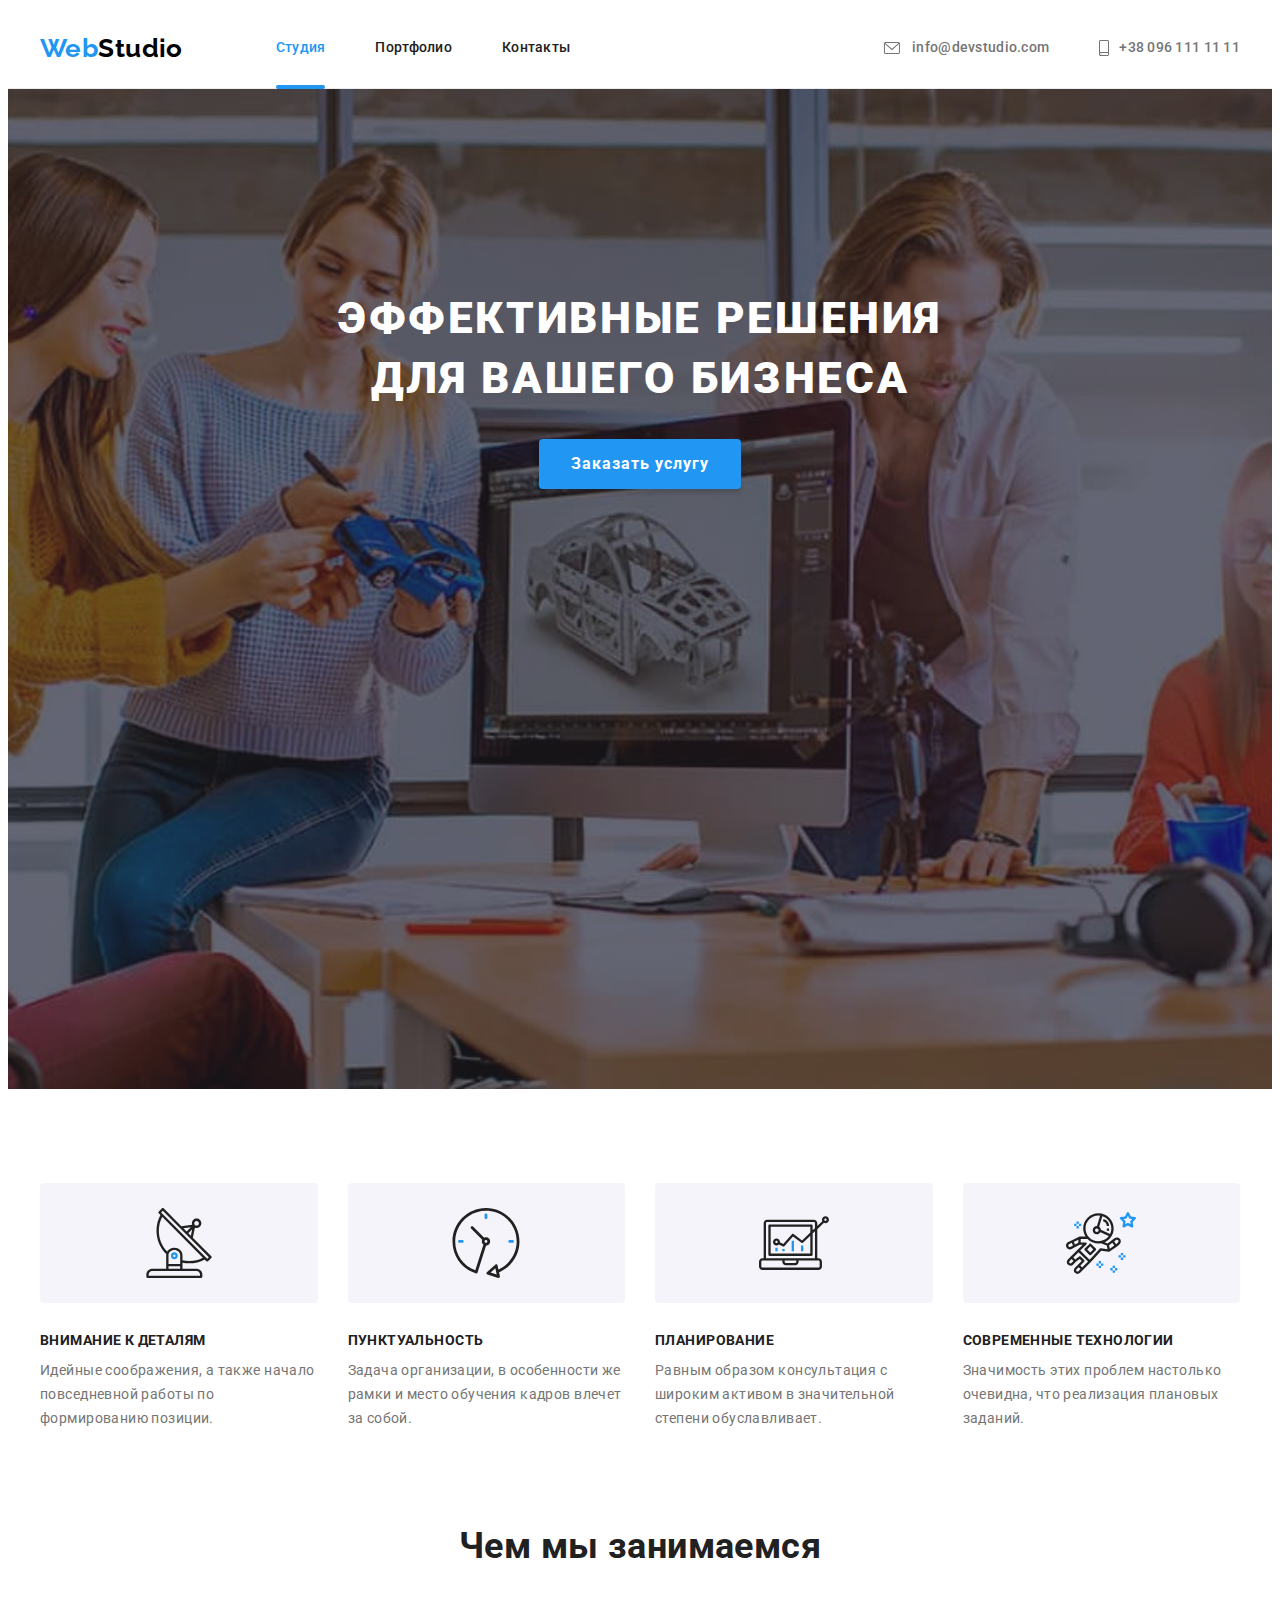
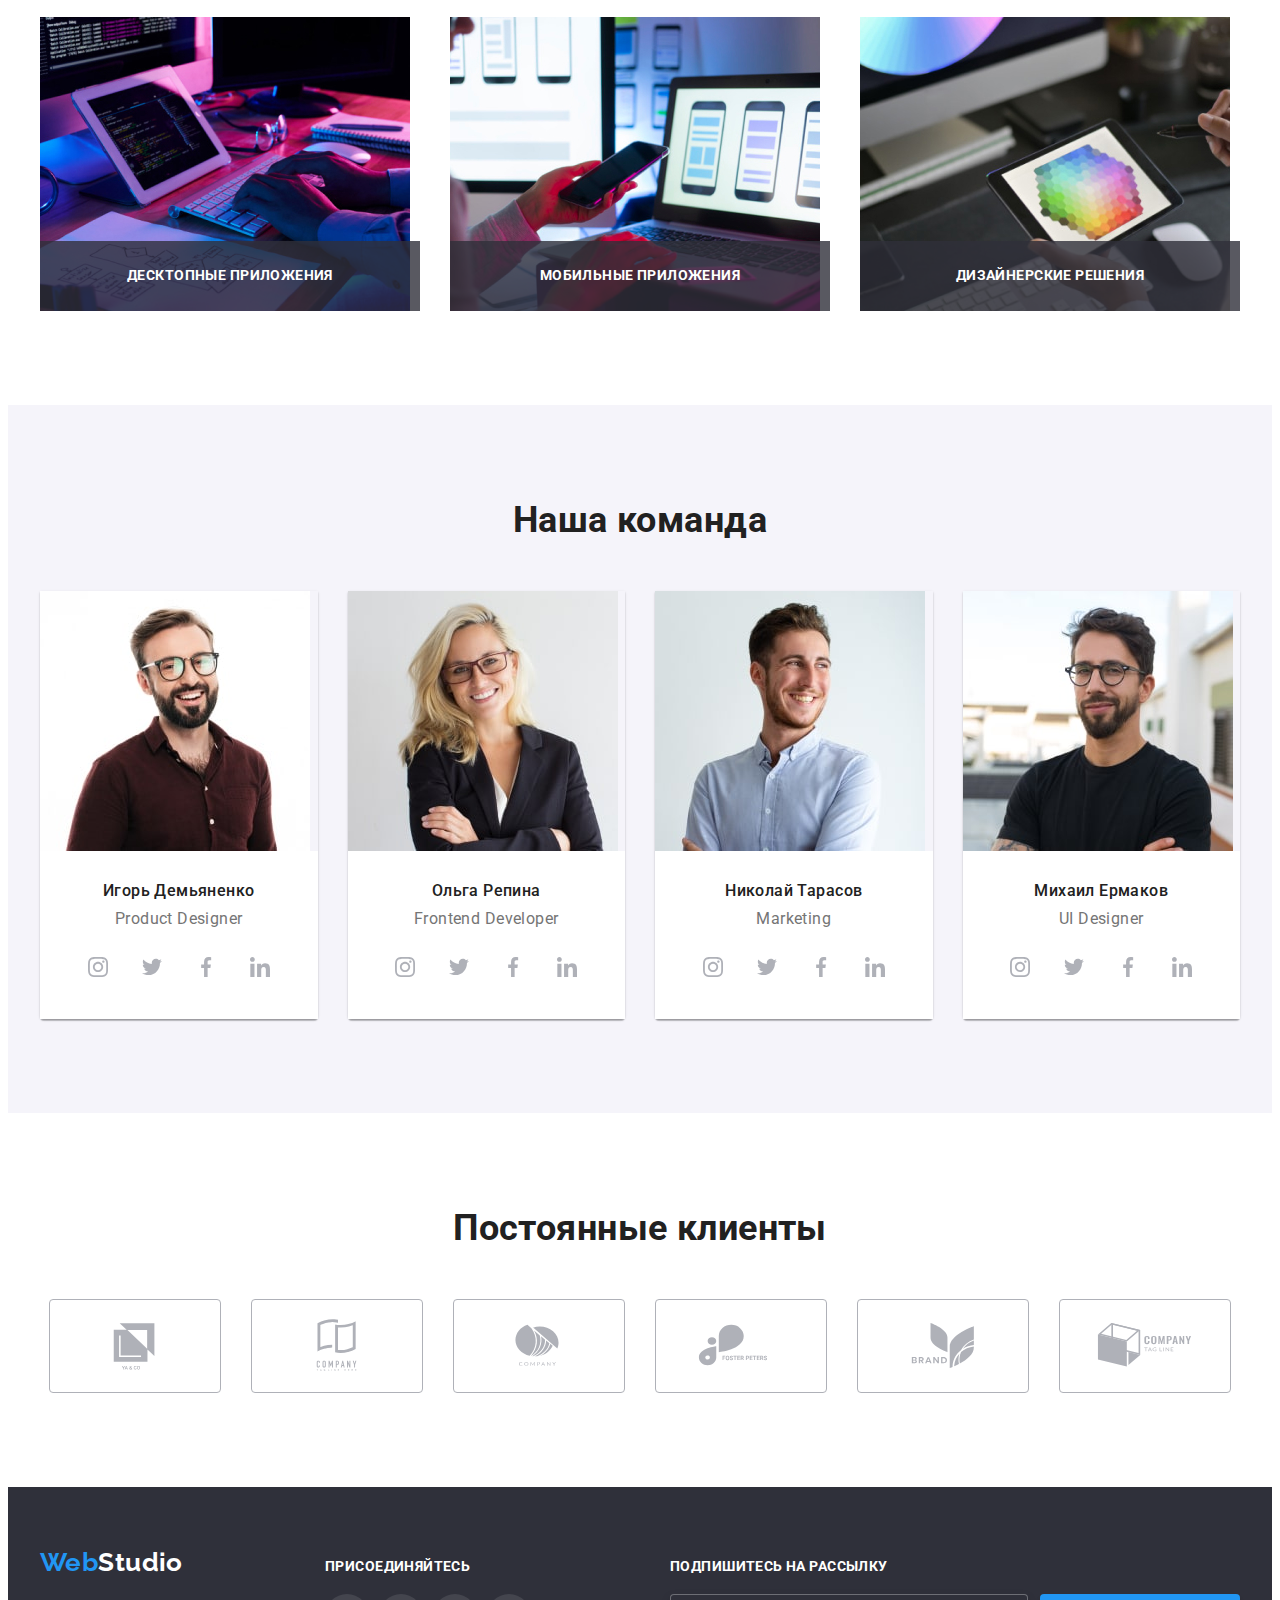
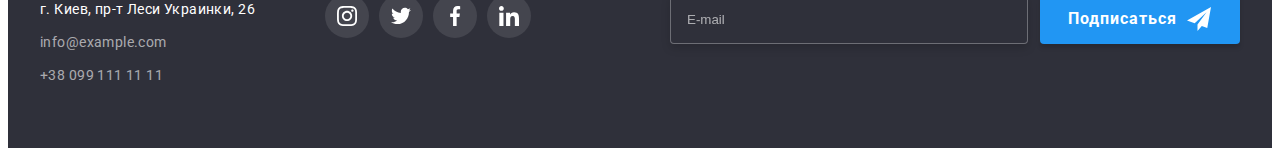
<file: index.html>
<!DOCTYPE html>
<html lang="ru">

<head>
	<meta charset="UTF-8">
	<meta http-equiv="X-UA-Compatible" content="IE=edge">
	<meta name="viewport" content="width=device-width, initial-scale=1.0">
	<title>Модуль №6.Разметка форм. Стилизация форм(Главная).</title>
	<link rel="preconnect" href="https://fonts.googleapis.com">
	<link rel="preconnect" href="https://fonts.gstatic.com" crossorigin>
	<link href="https://fonts.googleapis.com/css2?family=Raleway:wght@700&family=Roboto:wght@400;500;700;900&display=swap"
		rel="stylesheet">
	<link rel="stylesheet" href="https://cdnjs.cloudflare.com/ajax/libs/modern-normalize/1.1.0/modern-normalize.min.css"
		integrity="sha512-wpPYUAdjBVSE4KJnH1VR1HeZfpl1ub8YT/NKx4PuQ5NmX2tKuGu6U/JRp5y+Y8XG2tV+wKQpNHVUX03MfMFn9Q=="
		crossorigin="anonymous" referrerpolicy="no-referrer" />
	<link rel="stylesheet" href="./css/styles.css">
</head>

<body>

	<!-- Шапка сайта -->

	<header class="header">
		<div class="container header-container">
			<a lang="en" href="/" class="logo link"><span class="accent">Web</span>Studio</a>

			<nav class="nav">
				<ul class="list nav-list">
					<li class="item"><a href="./index.html" class="nav-link link accent">Студия</a></li>
					<li class="item"><a href="./portfolio.html" class="nav-link link scale-link">Портфолио</a></li>
					<li class="item"><a href="" class="nav-link link scale-link">Контакты</a></li>
				</ul>
			</nav>

			<ul class="list nav-list">
				<li class="item">
					<a href="" class="nav-contacts link">
						<svg class="icon" width="20" height="12">
							<use href="images/icons/icons.svg#envelope">
							</use>
						</svg>
						info@devstudio.com
					</a>
				</li>
				<li class="item">
					<a href="tel+380961111111" class="nav-contacts link">
						<svg class="icon" width="10" height="16">
							<use href="images/icons/icons.svg#smartphone">
							</use>
						</svg>
						+38 096 111 11 11
					</a>
				</li>
			</ul>
		</div>
	</header>

	<main>

		<!-- Герой/Hero -->

		<section class="hero">
			<h1 class="hero-title">Эффективные решения для вашего бизнеса</h1>
			<button type="button" class="hero-btn" data-modal-open>Заказать услугу</button>
		</section>

		<!-- Преимущества/Features -->

		<section class="features section">
			<div class="container">
				<h2 class="section-title visually-hidden">Особенности работы</h2>
				<ul class="features-list list">
					<li class="item">
						<div class="svg-container">
							<svg class="fetures-icon" width="70" height="70">
								<use href="images/icons/icons.svg#antenna"></use>
							</svg>
						</div>
						<h3 class="features-list-title">Внимание к деталям</h3>
						<p class="features-list-text">Идейные соображения, а также начало повседневной работы по формированию
							позиции.
						</p>
					</li>
					<li class="item">
						<div class="svg-container">
							<svg class="fetures-icon" width="70" height="70">
								<use href="images/icons/icons.svg#clock"></use>
							</svg>
						</div>
						<h3 class="features-list-title">Пунктуальность</h3>
						<p class="features-list-text">Задача организации, в особенности же рамки и место обучения кадров влечет за
							собой.</p>
					</li>
					<li class="item">
						<div class="svg-container">
							<svg class="fetures-icon" width="70" height="70">
								<use href="images/icons/icons.svg#diagram"></use>
							</svg>
						</div>
						<h3 class="features-list-title">Планирование</h3>
						<p class="features-list-text">Равным образом консультация с широким активом в значительной степени
							обуславливает.</p>
					</li>
					<li class="item">
						<div class="svg-container">
							<svg class="fetures-icon" width="70" height="70">
								<use href="images/icons/icons.svg#astronaut"></use>
							</svg>
						</div>
						<h3 class="features-list-title">Современные технологии</h3>
						<p class="features-list-text">Значимость этих проблем настолько очевидна, что реализация плановых заданий.
						</p>
					</li>
				</ul>
			</div>
		</section>

		<!-- Чем занимаемся/About -->

		<section class="about section">
			<div class="container about-container">
				<h2 class="section-title">Чем мы занимаемся</h2>
				<ul class="about-list list">
					<li class="item">
						<div class="about-item-overlay">
							<p class="about-overlay-text">Десктопные приложения</p>
							<img src="./images/example-1.jpg" alt="пример-1" width="370">
						</div>
					</li>
					<li class="item">
						<div class="about-item-overlay">
							<p class="about-overlay-text">Мобильные приложения</p>
							<img src="./images/example-2.jpg" alt="пример-2" width="370">
						</div>
					</li>
					<li class="item">
						<div class="about-item-overlay">
							<p class="about-overlay-text">Дизайнерские решения</p>
							<img src="./images/example-3.jpg" alt="пример-3" width="370">
						</div>
					</li>
				</ul>
			</div>
		</section>

		<!-- Список сотрудников/Employee -->

		<section class="employee section">
			<div class="container">
				<h2 class="section-title">Наша команда</h2>
				<ul class="employee-list list">
					<li class="item">
						<img src="./images/employee-igor.jpg" alt="сотрудник-Игорь" width="270">
						<div class="employee-content">
							<h3 class="employee-list-title">Игорь Демьяненко</h3>
							<p lang="en" class="employee-text">Product Designer</p>
							<ul class="employee-social-list list">
								<li class="employee-social-item">
									<a href="" class="employee-social-link">
										<svg class="employee-social-icon" width="20" height="20">
											<use href="images/icons/icons.svg#instagram"></use>
										</svg>
									</a>
								</li>
								<li class="employee-social-item">
									<a href="" class="employee-social-link">
										<svg class="employee-social-icon" width="20" height="20">
											<use href="images/icons/icons.svg#twitter"></use>
										</svg>
									</a>
								</li>
								<li class="employee-social-item">
									<a href="" class="employee-social-link">
										<svg class="employee-social-icon" width="20" height="20">
											<use href="images/icons/icons.svg#facebook"></use>
										</svg>
									</a>
								</li>
								<li class="employee-social-item">
									<a href="" class="employee-social-link">
										<svg class="employee-social-icon" width="20" height="20">
											<use href="images/icons/icons.svg#linkedin"></use>
										</svg>
									</a>
								</li>
							</ul>
						</div>
					</li>
					<li class="item">
						<img src="./images/employee-olga.jpg" alt="сотрудник-Ольга" width="270">
						<div class="employee-content">
							<h3 class="employee-list-title">Ольга Репина</h3>
							<p lang="en" class="employee-text">Frontend Developer</p>
							<ul class="employee-social-list list">
								<li class="employee-social-item">
									<a href="" class="employee-social-link">
										<svg class="employee-social-icon" width="20" height="20">
											<use href="images/icons/icons.svg#instagram"></use>
										</svg>
									</a>
								</li>
								<li class="employee-social-item">
									<a href="" class="employee-social-link">
										<svg class="employee-social-icon" width="20" height="20">
											<use href="images/icons/icons.svg#twitter"></use>
										</svg>
									</a>
								</li>
								<li class="employee-social-item">
									<a href="" class="employee-social-link">
										<svg class="employee-social-icon" width="20" height="20">
											<use href="images/icons/icons.svg#facebook"></use>
										</svg>
									</a>
								</li>
								<li class="employee-social-item">
									<a href="" class="employee-social-link">
										<svg class="employee-social-icon" width="20" height="20">
											<use href="images/icons/icons.svg#linkedin"></use>
										</svg>
									</a>
								</li>
							</ul>
						</div>
					</li>
					<li class="item">
						<img src="./images/employee-nikolay.jpg" alt="сотрудник-Николай" width="270">
						<div class="employee-content">
							<h3 class="employee-list-title">Николай Тарасов</h3>
							<p lang="en" class="employee-text">Marketing</p>
							<ul class="employee-social-list list">
								<li class="employee-social-item">
									<a href="" class="employee-social-link">
										<svg class="employee-social-icon" width="20" height="20">
											<use href="images/icons/icons.svg#instagram"></use>
										</svg>
									</a>
								</li>
								<li class="employee-social-item">
									<a href="" class="employee-social-link">
										<svg class="employee-social-icon" width="20" height="20">
											<use href="images/icons/icons.svg#twitter"></use>
										</svg>
									</a>
								</li>
								<li class="employee-social-item">
									<a href="" class="employee-social-link">
										<svg class="employee-social-icon" width="20" height="20">
											<use href="images/icons/icons.svg#facebook"></use>
										</svg>
									</a>
								</li>
								<li class="employee-social-item">
									<a href="" class="employee-social-link">
										<svg class="employee-social-icon" width="20" height="20">
											<use href="images/icons/icons.svg#linkedin"></use>
										</svg>
									</a>
								</li>
							</ul>
						</div>
					</li>
					<li class="item">
						<img src="./images/employee-mikhail.jpg" alt="сотрудник-Михаил" width="270">
						<div class="employee-content">
							<h3 class="employee-list-title">Михаил Ермаков</h3>
							<p lang="en" class="employee-text"> UI Designer</p>
							<ul class="employee-social-list list">
								<li class="employee-social-item">
									<a href="" class="employee-social-link">
										<svg class="employee-social-icon" width="20" height="20">
											<use href="images/icons/icons.svg#instagram"></use>
										</svg>
									</a>
								</li>
								<li class="employee-social-item">
									<a href="" class="employee-social-link">
										<svg class="employee-social-icon" width="20" height="20">
											<use href="images/icons/icons.svg#twitter"></use>
										</svg>
									</a>
								</li>
								<li class="employee-social-item">
									<a href="" class="employee-social-link">
										<svg class="employee-social-icon" width="20" height="20">
											<use href="images/icons/icons.svg#facebook"></use>
										</svg>
									</a>
								</li>
								<li class="employee-social-item">
									<a href="" class="employee-social-link">
										<svg class="employee-social-icon" width="20" height="20">
											<use href="images/icons/icons.svg#linkedin"></use>
										</svg>
									</a>
								</li>
							</ul>
						</div>
					</li>
				</ul>
			</div>
		</section>

		<!-- Потоянные клиенты/Clients -->

		<section class="section">
			<div class="container">
				<h2 class="section-title">Постоянные клиенты</h2>
				<ul class="clients-list list">
					<li class="client-item">
						<a href="" class="client-link">
							<svg class="client-icon" width="106" height="60">
								<use href="./images/icons/icons.svg#logo-client-1"></use>
							</svg>
						</a>
					</li>
					<li class="client-item">
						<a href="" class="client-link">
							<svg class="client-icon" width="106" height="60">
								<use href="./images/icons/icons.svg#logo-client-2"></use>
							</svg>
						</a>
					</li>
					<li class="client-item">
						<a href="" class="client-link">
							<svg class="client-icon" width="106" height="60">
								<use href="./images/icons/icons.svg#logo-client-3"></use>
							</svg>
						</a>
					</li>
					<li class="client-item">
						<a href="" class="client-link">
							<svg class="client-icon" width="106" height="60">
								<use href="./images/icons/icons.svg#logo-client-4"></use>
							</svg>
						</a>
					</li>
					<li class="client-item">
						<a href="" class="client-link">
							<svg class="client-icon" width="106" height="60">
								<use href="./images/icons/icons.svg#logo-client-5"></use>
							</svg>
						</a>
					</li>
					<li class="client-item">
						<a href="" class="client-link">
							<svg class="client-icon" width="106" height="60">
								<use href="./images/icons/icons.svg#logo-client-6"></use>
							</svg>
						</a>
					</li>
				</ul>
			</div>
		</section>
	</main>

	<!-- Footer -->

	<footer class="footer">
		<div class="container footer-container">
			<div class="footer-adress-container">
				<a lang="en" href="/" class="logo-footer link"><span class="accent">Web</span>Studio</a>
				<address class="address">
					<ul class="footer-list list">
						<li class="item">
							<a href="https://goo.gl/maps/CjQ9s6MCLdmGukav5" target="_blank" rel="noopener noreferrer nofollow"
								class="address-link link">г. Киев,
								пр-т Леси Украинки, 26</a>
						</li>
						<li class="item">
							<a href="https://ginfo@example.com" class="footer-link link">info@example.com</a>
						</li>
						<li class="item">
							<a href="tel:+380991111111" class="footer-link link">+38 099 111 11 11</a>
						</li>
					</ul>
				</address>
			</div>

			<div class="footer-social">
				<p class="footer-social-text">присоединяйтесь</p>
				<ul class="footer-social-list list">
					<li class="footer-social-item">
						<a href="" class="footer-social-link">
							<svg class="footer-social-icon" width="20" height="20">
								<use href="images/icons/icons.svg#instagram"></use>
							</svg>
						</a>
					</li>
					<li class="footer-social-item">
						<a href="" class="footer-social-link">
							<svg class="footer-social-icon" width="20" height="20">
								<use href="images/icons/icons.svg#twitter"></use>
							</svg>
						</a>
					</li>
					<li class="footer-social-item">
						<a href="" class="footer-social-link">
							<svg class="footer-social-icon" width="20" height="20">
								<use href="images/icons/icons.svg#facebook"></use>
							</svg>
						</a>
					</li>
					<li class="footer-social-item">
						<a href="" class="footer-social-link">
							<svg class="footer-social-icon" width="20" height="20">
								<use href="images/icons/icons.svg#linkedin"></use>
							</svg>
						</a>
					</li>
				</ul>
			</div>

			<div class="footer-form">
				<p class="title-footer-form">Подпишитесь на рассылку</p>
				<form class="footer-form-field">
					<input type="email" class="footer-form-input" name="footer-mail" id="footer-mail" placeholder="E-mail">
					<button type="button" class="footer-btn">
						<span class="footer-btn-text">Подписаться</span>
						<svg class="" width="24" height="24">
							<use href="images/icons/icons.svg#icon-send"></use>
						</svg>
					</button>
				</form>
			</div>
		</div>
	</footer>

	<!-- Modal window -->

	<div class="backdrop is-hidden" data-modal>
		<div class="modal">
			<button type="button" class="modal-btn" data-modal-close>
				<svg class="modal-close-icon" width="18" height="18">
					<use href="images/icons/icons.svg#close-x"></use>
				</svg>
			</button>

			<p class="modal-title">Оставьте свои данные, мы вам перезвоним</p>
			<form class="modal-form">
				<label class="form-field">
					<input type="text" class="form-input" name="name">
					<span class="form-label">Имя</span>
					<svg class="form-icon" width="18" height="18">
						<use href="images/icons/icons.svg#black-person"></use>
					</svg>
				</label>

				<label class="form-field">
					<input type="tel" class="form-input" name="tel">
					<span class="form-label">Телефон</span>
					<svg class="form-icon" width="18" height="18">
						<use href="images/icons/icons.svg#black-phone"></use>
					</svg>
				</label>

				<label class="form-field">
					<input type="email" class="form-input" name="mail">
					<span class="form-label">Почта</span>
					<svg class="form-icon" width="18" height="18">
						<use href="images/icons/icons.svg#black-envelope"></use>
					</svg>
				</label>

				<label class="form-text">
					<textarea name="comment" id="comment" rows="8" placeholder="Введите текст" class="modal-comment"></textarea>
					<span class="text-label">Комментарий</span>
				</label>

				<label class="checkbox-field">
					<input type="checkbox" class="checkbox" name="agreement" value="agreement">
					<span class="checkbox-icon"></span>
					<span class="checkbox-text">Соглашаюсь с рассылкой и принимаю <a href="" class="accent"> Условия
							договора</a></span>
				</label>

				<button type="submit" class="hero-btn">Отправить</button>
			</form>
		</div>
	</div>

	<script src="./js/modal.js"></script>
</body>

</html>
</file>
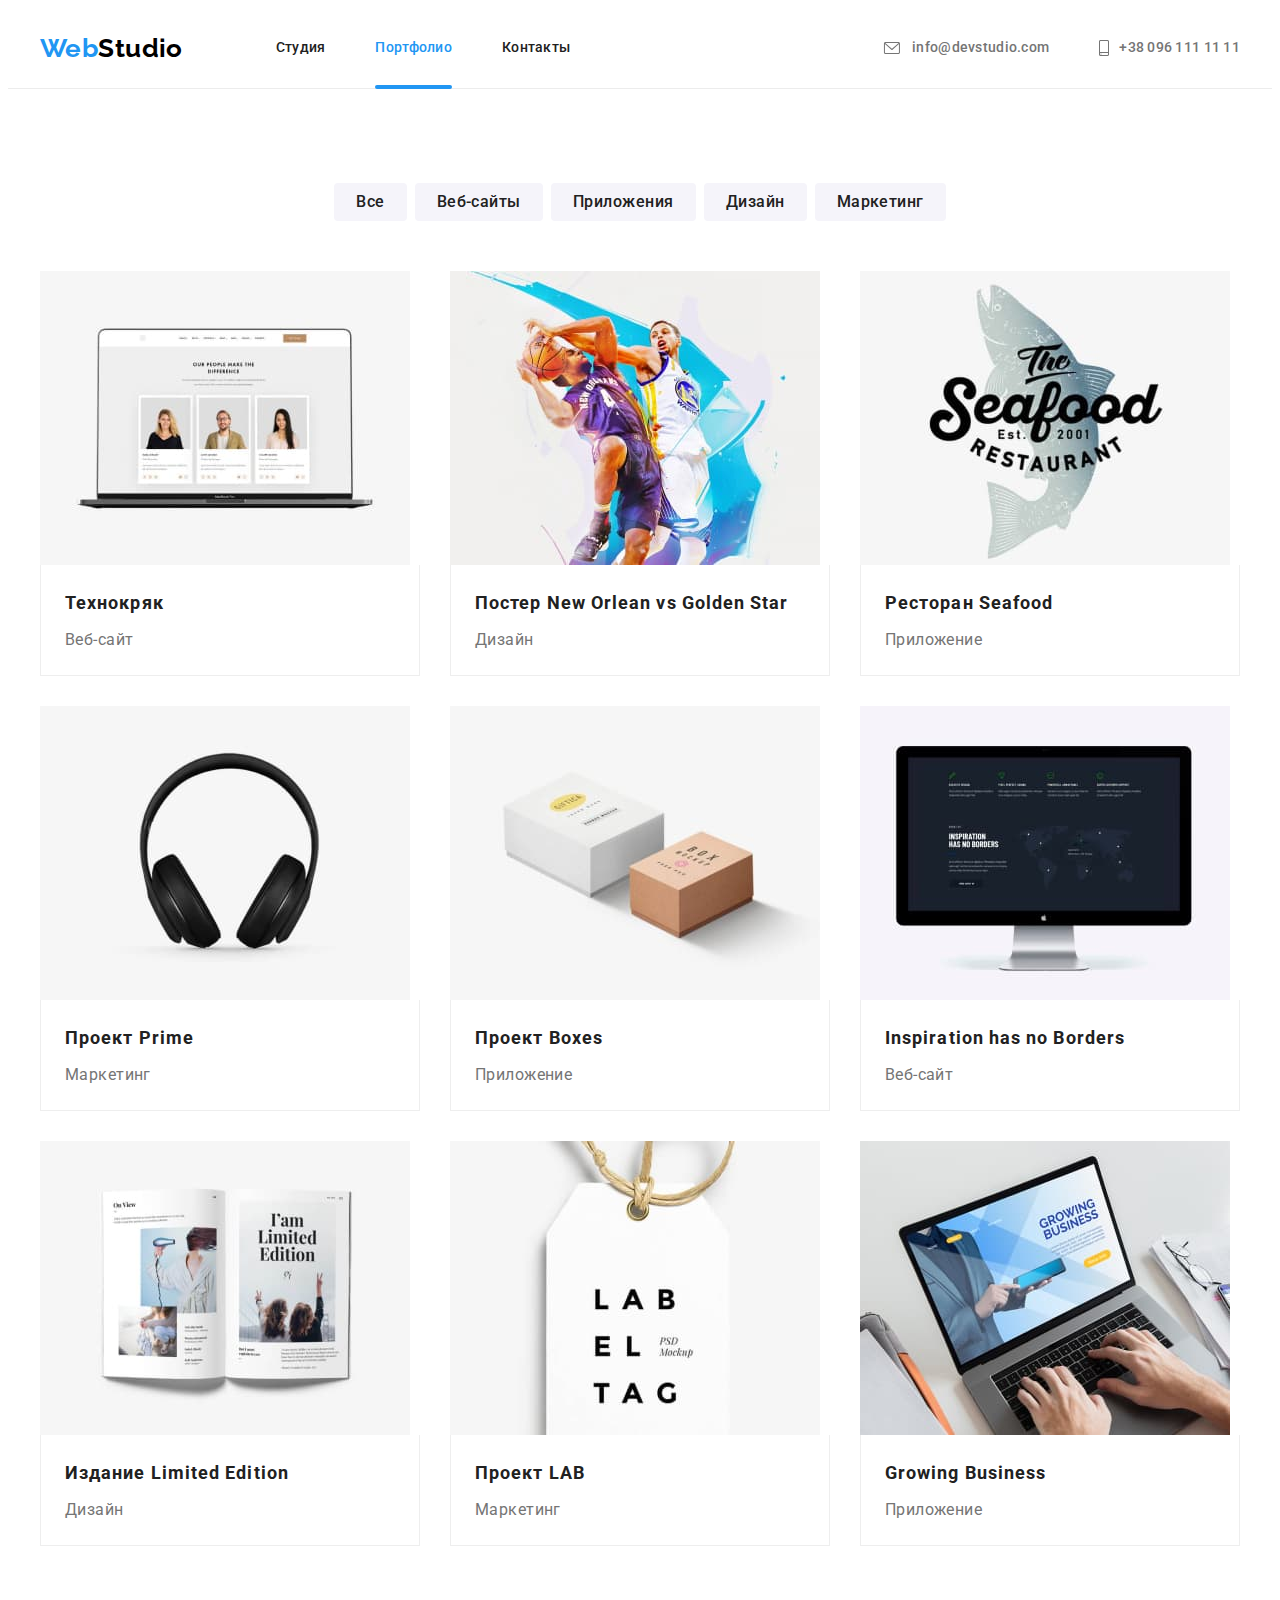
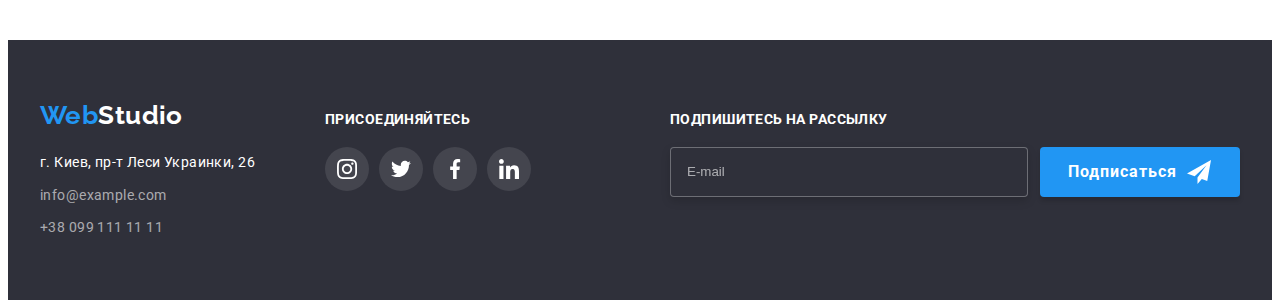
<file: portfolio.html>
<!DOCTYPE html>
<html lang="ru">

<head>
	<meta charset="UTF-8">
	<meta http-equiv="X-UA-Compatible" content="IE=edge">
	<meta name="viewport" content="width=device-width, initial-scale=1.0">
	<title>Модуль №6.Разметка форм. Стилизация форм1(Портфолио).</title>
	<link rel="preconnect" href="https://fonts.googleapis.com">
	<link rel="preconnect" href="https://fonts.gstatic.com" crossorigin>
	<link href="https://fonts.googleapis.com/css2?family=Raleway:wght@700&family=Roboto:wght@400;500;700;900&display=swap"
		rel="stylesheet">
	<link rel="stylesheet" href="https://cdnjs.cloudflare.com/ajax/libs/modern-normalize/1.1.0/modern-normalize.min.css"
		integrity="sha512-wpPYUAdjBVSE4KJnH1VR1HeZfpl1ub8YT/NKx4PuQ5NmX2tKuGu6U/JRp5y+Y8XG2tV+wKQpNHVUX03MfMFn9Q=="
		crossorigin="anonymous" referrerpolicy="no-referrer" />
	<link rel="stylesheet" href="./css/styles.css">
</head>

<body>
	<header class="header">
		<div class="container header-container">
			<a lang="en" href="/" class="logo link"><span class="accent">Web</span>Studio</a>

			<nav class="nav">
				<ul class="list nav-list">
					<li class="item"><a href="./index.html" class="nav-link link scale-link">Студия</a></li>
					<li class="item"><a href="./portfolio.html" class="nav-link link accent">Портфолио</a></li>
					<li class="item"><a href="" class="nav-link link scale-link">Контакты</a></li>
				</ul>
			</nav>

			<ul class="list nav-list">
				<li class="item">
					<a href="" class="nav-contacts link">
						<svg class="icon" width="20" height="12">
							<use href="images/icons/icons.svg#envelope">
							</use>
						</svg>
						info@devstudio.com
					</a>
				</li>
				<li class="item">
					<a href="tel+380961111111" class="nav-contacts link">
						<svg class="icon" width="10" height="16">
							<use href="images/icons/icons.svg#smartphone">
							</use>
						</svg>
						+38 096 111 11 11
					</a>
				</li>
			</ul>
		</div>
	</header>

	<!-- Проекты веб-студии / Projects -->

	<main>
		<section class="projects section">
			<div class="container">
				<h1 class="projects-title visually-hidden">Проекты веб-студии</h1>
				<ul class="list filter-list">
					<li class="item"><button type="button" class="filter-btn">Все</button></li>
					<li class="item"><button type="button" class="filter-btn">Веб-сайты</button></li>
					<li class="item"><button type="button" class="filter-btn">Приложения</button></li>
					<li class="item"><button type="button" class="filter-btn">Дизайн</button></li>
					<li class="item"><button type="button" class="filter-btn">Маркетинг</button></li>
				</ul>

				<ul class="project-list list">
					<li class="project-item">
						<a href="" class="project-link link">
							<div class="project-wrap">
								<img src="./images/portfolio/img-1.jpg" alt="Ноутбук с сайтом на экране" width="370">
								<div class="project-overlay">
									<p class="project-overlay-text">Технокряк это современная площадка распространения коронавируса.
										Компании
										используют эту платформу для цифрового
										шпионажа и атак на защищённые сервера конкурентов.</p>
								</div>
							</div>
							<div class="project-content">
								<h2 class="project-title">Технокряк</h2>
								<p class="project-text">Веб-сайт</p>
							</div>
						</a>
					</li>
					<li class="project-item">
						<a href="" class="project-link link">
							<div class="project-wrap">
								<img src="./images/portfolio/img-2.jpg" alt="Баскетболисты борятся за мяч" width="370">
								<div class="project-overlay">
									<p class="project-overlay-text">Технокряк это современная площадка распространения коронавируса.
										Компании
										используют эту платформу для цифрового
										шпионажа и атак на защищённые сервера конкурентов.</p>
								</div>
							</div>
							<div class="project-content">
								<h2 class="project-title">Постер <span lang="en">New Orlean vs Golden Star</span></h2>
								<p class="project-text">Дизайн</p>
							</div>
						</a>
					</li>
					<li class="project-item">
						<a href="" class="project-link link">
							<div class="project-wrap">
								<img src="./images/portfolio/img-3.jpg" alt="Логотип-рыба ресторана морской еды" width="370">
								<div class="project-overlay">
									<p class="project-overlay-text">Технокряк это современная площадка распространения коронавируса.
										Компании
										используют эту платформу для цифрового
										шпионажа и атак на защищённые сервера конкурентов.</p>
								</div>
							</div>
							<div class="project-content">
								<h2 class="project-title">Ресторан <span lang="en">Seafood</span></h2>
								<p class="project-text">Приложение</p>
							</div>
						</a>
					</li>
					<li class="project-item">
						<a href="" class="project-link link">
							<div class="project-wrap">
								<img src="./images/portfolio/img-4.jpg" alt="Большие наушники" width="370">
								<div class="project-overlay">
									<p class="project-overlay-text">Технокряк это современная площадка распространения коронавируса.
										Компании
										используют эту платформу для цифрового
										шпионажа и атак на защищённые сервера конкурентов.</p>
								</div>
							</div>
							<div class="project-content">
								<h2 class="project-title">Проект <span lang="en">Prime</span></h2>
								<p class="project-text">Маркетинг</p>
							</div>
						</a>
					</li>
					<li class="project-item">
						<a href="" class="project-link link">
							<div class="project-wrap">
								<img src="./images/portfolio/img-5.jpg" alt="Две коробочки" width="370">
								<div class="project-overlay">
									<p class="project-overlay-text">Технокряк это современная площадка распространения коронавируса.
										Компании
										используют эту платформу для цифрового
										шпионажа и атак на защищённые сервера конкурентов.</p>
								</div>
							</div>
							<div class="project-content">
								<h2 class="project-title">Проект <span lang="en">Boxes</span></h2>
								<p class="project-text">Приложение</p>
							</div>
						</a>
					</li>
					<li class="project-item">
						<a href="" class="project-link link">
							<div class="project-wrap">
								<img src="./images/portfolio/img-6.jpg" alt="Монитор с сайтом на экране" width="370">
								<div class="project-overlay">
									<p class="project-overlay-text">Технокряк это современная площадка распространения коронавируса.
										Компании
										используют эту платформу для цифрового
										шпионажа и атак на защищённые сервера конкурентов.</p>
								</div>
							</div>
							<div class="project-content">
								<h2 class="project-title"><span lang="en">Inspiration has no Borders</span></h2>
								<p class="project-text">Веб-сайт</p>
							</div>
						</a>
					</li>
					<li class="project-item">
						<a href="" class="project-link link">
							<div class="project-wrap">
								<img src="./images/portfolio/img-7.jpg" alt="Раскрытая книга" width="370">
								<div class="project-overlay">
									<p class="project-overlay-text">Технокряк это современная площадка распространения коронавируса.
										Компании
										используют эту платформу для цифрового
										шпионажа и атак на защищённые сервера конкурентов.</p>
								</div>
							</div>
							<div class="project-content">
								<h2 class="project-title">Издание <span lang="en">Limited Edition</span></h2>
								<p class="project-text">Дизайн</p>
							</div>
						</a>
					</li>
					<li class="project-item">
						<a href="" class="project-link link">
							<div class="project-wrap">
								<img src="./images/portfolio/img-8.jpg" alt="Бирка с рекламной надписью" width="370">
								<div class="project-overlay">
									<p class="project-overlay-text">Технокряк это современная площадка распространения коронавируса.
										Компании
										используют эту платформу для цифрового
										шпионажа и атак на защищённые сервера конкурентов.</p>
								</div>
							</div>
							<div class="project-content">
								<h2 class="project-title">Проект <span lang="en">LAB</span></h2>
								<p class="project-text">Маркетинг</p>
							</div>
						</a>
					</li>
					<li class="project-item">
						<a href="" class="project-link link">
							<div class="project-wrap">
								<img src="./images/portfolio/img-9.jpg" alt="Ноутбук и другие предметы на рабочем месте" width="370">
								<div class="project-overlay">
									<p class="project-overlay-text">Технокряк это современная площадка распространения коронавируса.
										Компании
										используют эту платформу для цифрового
										шпионажа и атак на защищённые сервера конкурентов.</p>
								</div>
							</div>
							<div class="project-content">
								<h2 class="project-title"><span lang="en">Growing Business</span></h2>
								<p class="project-text">Приложение</p>
							</div>
						</a>
					</li>
				</ul>
			</div>
		</section>
	</main>

	<!-- Footer -->

	<footer class="footer">
		<div class="container footer-container">
			<div class="footer-adress-container">
				<a lang="en" href="/" class="logo-footer link"><span class="accent">Web</span>Studio</a>
				<address class="address">
					<ul class="footer-list list">
						<li class="item">
							<a href="https://goo.gl/maps/CjQ9s6MCLdmGukav5" target="_blank" rel="noopener noreferrer nofollow"
								class="address-link link">г. Киев,
								пр-т Леси Украинки, 26</a>
						</li>
						<li class="item">
							<a href="https://ginfo@example.com" class="footer-link link">info@example.com</a>
						</li>
						<li class="item">
							<a href="tel:+380991111111" class="footer-link link">+38 099 111 11 11</a>
						</li>
					</ul>
				</address>
			</div>
	
			<div class="footer-social">
				<p class="footer-social-text">присоединяйтесь</p>
				<ul class="footer-social-list list">
					<li class="footer-social-item">
						<a href="" class="footer-social-link">
							<svg class="footer-social-icon" width="20" height="20">
								<use href="images/icons/icons.svg#instagram"></use>
							</svg>
						</a>
					</li>
					<li class="footer-social-item">
						<a href="" class="footer-social-link">
							<svg class="footer-social-icon" width="20" height="20">
								<use href="images/icons/icons.svg#twitter"></use>
							</svg>
						</a>
					</li>
					<li class="footer-social-item">
						<a href="" class="footer-social-link">
							<svg class="footer-social-icon" width="20" height="20">
								<use href="images/icons/icons.svg#facebook"></use>
							</svg>
						</a>
					</li>
					<li class="footer-social-item">
						<a href="" class="footer-social-link">
							<svg class="footer-social-icon" width="20" height="20">
								<use href="images/icons/icons.svg#linkedin"></use>
							</svg>
						</a>
					</li>
				</ul>
			</div>
	
			<div class="footer-form">
				<p class="title-footer-form">Подпишитесь на рассылку</p>
				<form class="footer-form-field">
					<input type="email" class="footer-form-input" name="footer-mail" id="footer-mail" placeholder="E-mail">
					<button type="button" class="footer-btn">
						<span class="footer-btn-text">Подписаться</span>
						<svg class="" width="24" height="24">
							<use href="images/icons/icons.svg#icon-send"></use>
						</svg>
					</button>
				</form>
			</div>
		</div>
	</footer>

</body>

</html>
</file>
<file: css/styles.css>
/* Палитра цветов
#212121 - цвет ссылок хеддера, заголовков h2, h3
#757575 - цвет параграфов, ссылок на почту и телефон (в футере +60% прозрачность)
#FFFFFF - h1, текст кнопок
#2196F3 - (Web - часть лого) фон кнопок, акцент на ссылках */

:root {
	--title-text-color: #212121;
	--text-color: #757575;
	--accent-color: #2196F3;
	--white-site-color: #FFFFFF;
	--logo-color: #000000;
	--secondary-background-color: #F5F4FA;
	--footer-background-color: #2F303A;
	--footer-link-color: rgba(255, 255, 255, 0.6);
	--icons-color: #AFB1B8;
	--timing-function: cubic-bezier(0.4, 0, 0.2, 1);
}

body {
	color: var(--title-text-color);
	background-color: var(--white-site-color);

	font-family: Roboto, sans-serif;
	font-size: 14px;
	letter-spacing: 0.03em;
	/* padding-top: 80px; */
}

/* Reset some start properties */

p, h1, h2, h3, h4, h5, h6 {
	margin-top: 0;
	margin-bottom: 0;
}

ul {
	margin: 0;
	padding: 0;
}

button {
	cursor: pointer;
}

img {
	display: block;
	max-width: 100%;
	height: auto;
}

.list {
	list-style: none;
}

/* ------------- Header ------------- */

.header{
	border-bottom: 1px solid #ECECEC;
}

.section {
	padding-top: 94px;
	padding-bottom: 94px;
}

.container {
	width: 1200px;
	padding-left: 15px;
	padding-right: 15px;
	margin-top: 0;
	margin-left: auto;
	margin-right: auto;
}

.visually-hidden {
  position: absolute;
  white-space: nowrap;
  width: 1px;
  height: 1px;
  overflow: hidden;
  border: 0;
  padding: 0;
  clip: rect(0 0 0 0);
  clip-path: inset(50%);
  margin: -1px;
}

.header-container {
	display: flex;
	align-items: center;
}

.header-container .nav-list {
	margin-left: auto;
}

.link {
	text-decoration: none;
}

.logo {
	padding-top: 24px;
	padding-bottom: 24px;
	margin-right: 93px;

	font-family: Raleway, sans-serif;
	font-style: normal;
	font-weight: 700;
	font-size: 26px;
	line-height: 1.19;

	color: var(--logo-color);
}

.nav-list {
	display: flex;
}

.nav-list .item + .item {
	margin-left: 50px;
}

.scale-link {
	position: relative;
}

.scale-link::after {
	position: absolute;
	left: 0;
	bottom: -1%;

	content: '';
	display: inline-block;
	width: 100%;
	height: 4px;
	
	background-color: currentColor;
	border-radius: 2px;
	border-width: 0;

	transform: scaleX(0);
	transition: transform 250ms var(--timing-function);
}

.scale-link:hover::after,
.scale-link:focus::after {
	transform: scaleX(1);
}

.nav-link.accent {
	position: relative;
}

.nav-link.accent::after {
	position: absolute;
	left: 0;
	bottom: -1%;

	content: '';
	display: inline-block;
	width: 100%;
	height: 4px;

	background-color: currentColor;

	border-radius: 2px;
	border-width: 0;
}


.nav-link {
	display: block;
	padding-top: 32px;
	padding-bottom: 32px;

	color: var(--title-text-color);
	font-weight: 500;
	line-height: 1.14;
	letter-spacing: 0.02em;

	transition: color 250ms var(--timing-function);
}

.nav-link:hover,
.nav-link:focus {
	color: var(--accent-color);
}

.nav-contacts {
	display: block;
	padding-top: 32px;
	padding-bottom: 32px;

	color: var(--text-color);
	font-weight: 500;
	line-height: 1.14;
	letter-spacing: 0.02em;

	display: flex;
	align-items: center;
	justify-content: center;
}

.nav-contacts .icon {
	margin-right: 10px;

	fill: currentColor;

	transition: color 250ms var(--timing-function);
}

.nav-contacts:hover,
.nav-contacts:focus {
	color: var(--accent-color);
}

.accent {
	color: var(--accent-color);
}

/* ------------- Hero section ------------- */

.hero {
	height: 600px;
	max-width: 1600px;
	margin-right: auto;
	margin-left: auto;
	padding-top: 200px;
	padding-bottom: 200px;

	text-align: center;

	background-color: var(--footer-background-color);
	background-image: linear-gradient(rgba(47, 48, 58, 0.4), rgba(47, 48, 58, 0.4)), url(../images/hero-bg.jpg);
	background-size: cover;
	background-position: center;
	background-repeat: no-repeat;
}

.hero-title {
	width: 696px;
	margin-right: auto;
	margin-left: auto;
	margin-bottom: 30px;

	color: var(--white-site-color);

	font-weight: 900;
	font-size: 44px;
	line-height: 1.36;
	letter-spacing: 0.06em;
	text-transform: uppercase;
}

.hero-btn {
	display: block;

	color: var(--white-site-color);
	background-color: var(--accent-color);

	font-family: inherit;
	font-weight: 700;
	font-size: 16px;
	line-height: 1.87;
	cursor: pointer;

	align-items: center;
	text-align: center;
	letter-spacing: 0.06em;
	padding-top: 10px;
	padding-right: 32px;
	padding-bottom: 10px;
	padding-left: 32px;
	box-shadow: 0px 4px 4px rgba(0, 0, 0, 0.15);
	border-radius: 4px;
	border: none;
	margin-left: auto;
	margin-right: auto;

	min-width: 200px;

	transition: color 250ms var(--timing-function);
}

.hero-btn:hover,
.hero-btn:focus {
	color: var(--title-text-color);
}

/* ------------- Features section ------------- */

.features-list {
	display: flex;
}

.features-list .item {
	width: calc((100% - 90px)/4);
}

.features-list .item:not(:nth-child(4n)) {
	margin-right: 30px;
}

.svg-container {
	display: flex;
	justify-content: center;
	align-items: center;

	height: 120px;
	border-radius: 4px;
	margin-bottom: 30px;
	background-color: var(--secondary-background-color);
}

.fetures-icon {
	fill: currentColor;
}

.features-list-title {
	font-size: 14px;
	line-height: 1.14;
	text-transform: uppercase;
	margin-bottom: 10px;
}

.features-list-text {
	color: var(--text-color);
	line-height: 1.71;
}

.section-title {
	font-size: 36px;
	line-height: 1.17;
	text-align: center;
	margin-bottom: 50px;
}

/* ------------- About section ------------- */

.about {
	padding-top: 0;
}

.about-list {
	display: flex;
}

.about-list .item {
	width: calc((100% - 60px)/3);
}

.about-list .item:not(:nth-child(3n)) {
	margin-right: 30px;
}

.about-item-overlay {
	position: relative;
}

.about-overlay-text {
	position: absolute;
	bottom: 0;
	left: 0;

	display: inline-flex;
	align-items: center;
	justify-content: center;

	width: 100%;
	height: 70px;

	font-weight: bold;
	line-height: 1.14;
	text-transform: uppercase;

	color: #FFFFFF;
	background: rgba(47, 48, 58, 0.8);
}

/* ------------- Employee section ------------- */


.employee {
	background-color: var(--secondary-background-color);
}

.employee-content {
	background-color: var(--white-site-color);
	padding-top: 30px;
	padding-right: 10px;
	padding-left: 10px;
	padding-bottom: 30px;
}

.employee-list {
	display: flex;
}

.employee-list .item {
	width: calc((100% - 90px)/4);
	box-shadow: 0px 1px 3px rgba(0, 0, 0, 0.12), 
	0px 1px 1px rgba(0, 0, 0, 0.14), 
	0px 2px 1px rgba(0, 0, 0, 0.2);
	border-radius: 0px 0px 4px 4px;
}

.employee-list .item:not(:nth-child(4n)) {
	margin-right: 30px;
}

.employee-list-title {
	font-weight: 500;
	font-size: 16px;
	line-height: 1.19;
	text-align: center;

	margin-bottom: 10px;
}

.employee-text {
	color: var(--text-color);
	font-size: 16px;
	line-height: 1.18;
	text-align: center;
	margin-bottom: 16px;
}

.employee-social-list {
	display: flex;
	justify-content: center;
}

.employee-social-item+.employee-social-item {
	margin-left: 10px;
}

.employee-social-link {
	width: 44px;
	height: 44px;

	border-radius: 50%;
	display: flex;
	align-items: center;
	justify-content: center;

	transition: background-color 250ms var(--timing-function);
}

.employee-social-icon {
	fill: var(--icons-color);

	transition: fill 250ms var(--timing-function);
}

.employee-social-link:hover,
.employee-social-link:focus {
	background-color: var(--accent-color);
}

.employee-social-link:hover .employee-social-icon,
.employee-social-link:focus .employee-social-icon {
	fill: var(--white-site-color);
}

/* ---------------- Clients ---------------- */

.clients-list {
	display: flex;
	justify-content: center;
}

.client-item+.client-item {
	margin-left: 30px;
}

.client-link {
	width: 170px;
	height: 92px;

	border: 1px solid var(--icons-color);
	border-radius: 4px;

	display: flex;
	align-items: center;
	justify-content: center;

	transition: border-color 250ms var(--timing-function);
}

.client-icon {
	fill: var(--icons-color);

	transition: fill 250ms var(--timing-function);
}

.client-link:hover,
.client-link:focus {
	border-color: var(--accent-color);
	outline: none;
}

.client-link:hover .client-icon,
.client-link:focus .client-icon {
	fill: var(--accent-color);
}

/* ---------------- Footer ---------------- */

.footer {
	background-color: var(--footer-background-color);
	padding-top: 60px;
	padding-bottom: 60px;
}

.footer-container {
	display: flex;
	align-items: baseline;
}

.footer-adress-container {
	margin-right: 70px;
}

.logo-footer {
	color: var(--white-site-color);
	font-family: Raleway, sans-serif;
	font-weight: 700;
	font-size: 26px;
	line-height: 1.19;
	margin-bottom: 20px;
	display: inline-block;
}

.footer-list .item:not(:nth-last-child(-n + 1)) {
	margin-bottom: 9px;
}

.address-link {
	color: var(--white-site-color);
	font-style: normal;
	line-height: 1.71;
	margin-rigth: 70px;

	transition: color 250ms var(--timing-function);
}

.address-link:hover,
.address-link:focus {
	color: var(--accent-color);
}

.footer-link {
	color: var(--footer-link-color);
	font-style: normal;
	line-height: 1.71;

	transition: color 250ms var(--timing-function);
}

.footer-link:hover,
.footer-link:focus {
	color: var(--accent-color);
}


.footer-social-text {
	font-style: normal;
	font-weight: bold;
	font-size: 14px;
	line-height: 16px;
	text-transform: uppercase;

	color: #FFFFFF;

	margin-bottom: 20px;
}

.footer-social-list {
	display: flex;
	justify-content: center;
}

.footer-social-item+.footer-social-item {
	margin-left: 10px;
}

.footer-social-link {
	width: 44px;
	height: 44px;

	background-color: rgba(255, 255, 255, 0.1);
	border-radius: 50%;
	display: flex;
	align-items: center;
	justify-content: center;

	transition: background-color 250ms var(--timing-function);
}

.footer-social-link:hover,
.footer-social-link:focus {
	background-color: var(--accent-color);
}

.footer-social-icon {
	fill: var(--white-site-color);

	transition: fill 250ms var(--timing-function);
}

.footer-social-link:hover .footer-social-icon,
.footer-social-link:focus .footer-social-icon {
	fill: var(--white-site-color);
}

/* ----------------- Footer form ------------------- */

.footer-form {
	margin-left: auto;
}

.title-footer-form {
	margin-bottom: 20px;

	font-weight: bold;
	text-transform: uppercase;
	color: var(--white-site-color);
}

.footer-form-field {
	position: relative;

	display: flex;
	width: 100%;
	height: 50px;
}

.footer-form-input {
	width: 358px;
	height: 100%;

	color: var(--white-site-color);
	background-color: var(--footer-background-color);
	border: 1px solid rgba(255, 255, 255, 0.3);
	box-sizing: border-box;
	filter: drop-shadow(0px 4px 4px rgba(0, 0, 0, 0.15));
	border-radius: 4px;
	padding-left: 16px;
	margin-right: 12px;

	transition: border-color 250ms var(--timing-function);
}

.footer-form-input::placeholder {
	line-height: 1.25;
	color: var(--footer-link-color);
}

.footer-form-input:focus {
	border-color: var(--accent-color);
	outline: none;
}

.footer-btn {
	display: flex;
	align-items: center;
	text-align: center;
	width: 200px;
	height: 100%;

	font-family: inherit;
	font-weight: 700;
	font-size: 16px;
	line-height: 1.87;
	letter-spacing: 0.06em;

	padding-top: 10px;
	padding-right: 28px;
	padding-bottom: 10px;
	padding-left: 28px;

	color: var(--white-site-color);
	background-color: var(--accent-color);
	box-shadow: 0px 4px 4px rgba(0, 0, 0, 0.15);
	border-radius: 4px;
	border: none;
	cursor: pointer;

	transition: color 250ms var(--timing-function);
}

.footer-btn:hover,
.footer-btn:focus {
	color: var(--title-text-color);
}

.footer-btn-text {
	display: inline-block;
	margin-right: 10px;
}

/* ------------- Portfolio ------------- */

/* Projects */

.projects {
	padding-top: 94px;
	padding-bottom: 94px;
}

.filter-list {
	display: flex;
	justify-content: center;
	margin-bottom: 50px;
}

.filter-list .item:not(:nth-last-child(-n + 1)) {
	margin-right: 8px;
}

.filter-btn {
	display: inline-block;
	padding-top: 6px;
	padding-right: 22px;
	padding-bottom: 6px;
	padding-left: 22px;

	color: var(--title-text-color);
	background-color: var(--secondary-background-color);

	font-family: inherit;
	font-style: inherit;
	font-weight: 500;
	font-size: 16px;
	line-height: 1.62;
	text-align: center;
	letter-spacing: 0.03em;

	cursor: pointer;
	border: none;
	border-radius: 4px;

	transition: color 250ms var(--timing-function), 
	background-color 250ms var(--timing-function), 
	box-shadow 250ms var(--timing-function);
}

.filter-btn:hover,
.filter-btn:focus {
	color: var(--white-site-color);
	background-color: var(--accent-color);
	box-shadow: 0px 3px 1px rgba(0, 0, 0, 0.1), 
	0px 1px 2px rgba(0, 0, 0, 0.08), 
	0px 2px 2px rgba(0, 0, 0, 0.12);
}

.project-list {
	display: flex;
	flex-wrap: wrap;
}

.project-item {
	width: calc((100% - 60px)/3);
}

.project-item:not(:nth-child(3n)) {
	margin-right: 30px;
}

.project-item:not(:nth-last-child(-n + 3)) {
	margin-bottom: 30px;
}

/* ------------- OVERLAY ------------- */

.project-link {
	display: block;
	position: relative;

	transition: box-shadow 250ms var(--timing-function);
}

.project-link:hover,
.project-link:focus {
	box-shadow: 0px 1px 1px rgba(0, 0, 0, 0.12), 
	0px 4px 4px rgba(0, 0, 0, 0.06), 
	1px 4px 6px rgba(0, 0, 0, 0.16);
}

.project-wrap {
	position: relative;
	overflow: hidden;
}

.project-overlay {
	position: absolute;
	top: 0;
	left: 0;
	width: 100%;
	height: 101%;

	background-color: var(--accent-color);
	color: var(--white-site-color);

	transform: translateY(100%);
	transition: transform 250ms var(--timing-function);
}

.project-link:hover .project-overlay,
.project-link:focus .project-overlay {
	transform: translateY(0%);
}

 .project-overlay-text {
	position: absolute;
	top: 50%;
	left: 50%;
	transform: translate(-50%, -50%);

	width: 322px;
	height: 168px;

	font-size: 18px;
	line-height: 1.56;
	}

.project-content {
	padding-top: 20px;
	padding-right: 24px;
	padding-bottom: 20px;
	padding-left: 24px;

	display: block;
	border-right: 1px solid #EEEEEE;
	border-bottom: 1px solid #EEEEEE;
	border-left: 1px solid #EEEEEE;
}

.project-title {
	color: var(--title-text-color);
	font-size: 18px;
	line-height: 2;
	letter-spacing: 0.06em;

	margin-bottom: 4px;
}

.project-text {
	color: var(--text-color);
	font-size: 16px;
	line-height: 1.87;
}

.backdrop {
	position: fixed;
	top: 0;
	left: 0;

	width: 100%;
	height: 100%;

	background-color: rgba(0, 0, 0, 0.2);

	opacity: 1;
	transition: opacity 250ms var(--timing-function);
}

.backdrop.is-hidden {
	opacity: 0;
	pointer-events: none;
	visibility: hidden;
}

.backdrop.is-hidden .modal {
	transform: translate(-50%, -50%) scale(0.9);

}

/* ------------- Modal window ------------- */

.modal {
	position: absolute;
	top: 50%;
	left: 50%;

	min-width: 528px;
	padding: 40px;

	background-color: var(--white-site-color);
	

	opacity: 1;
	visibility: visible;

	box-shadow: 0px 1px 3px rgba(0, 0, 0, 0.12), 
	0px 1px 1px rgba(0, 0, 0, 0.14), 
	0px 2px 1px rgba(0, 0, 0, 0.2);

	transform: translate(-50%, -50%) scale(1);
	transition: transform 250ms var(--timing-function), 
	box-shadow 250ms var(--timing-function);
	border-radius: 4px;
}

.modal-btn {
	position: absolute;
	top: 8px;
	right: 8px;

	cursor: pointer;
	
	height: 30px;
	width: 30px;

	background-color: var(--white-site-color);
	border: 1px solid rgba(0, 0, 0, 0.1);
	
	border-radius: 50%;

	transition: fill 250ms var(--timing-function);
}

.modal-btn:focus {
	outline: none;
}

.modal-btn:hover .modal-close-icon, 
.modal-btn:focus .modal-close-icon {
	fill: var(--accent-color);
}

.modal-close-icon {
	position: absolute;
	top: 50%;
	left: 50%;
	transform: translate(-50%, -50%);

	display: block;

	fill: var(--logo-color);
}

.modal-title {
	font-family: Roboto;
	font-style: normal;
	font-weight: bold;
	font-size: 20px;
	line-height: 23px;
	text-align: center;
	letter-spacing: 0.03em;

	color: #212121;

	display: inline-block;
	margin-left: auto;
	margin-right: auto;
	margin-bottom: 30px;
}

/* .modal-form {
	width: 448px;
	height: 342px;
} */

.form-field {
	position: relative;

	display: flex;
	align-items: center;
	margin-bottom: 28px;
	width: 100%;
	height: 40px;
}

.form-input {
	width: 100%;
	height: 100%;
	padding-left: 42px;

	border: 1px solid rgba(33, 33, 33, 0.2);
	box-sizing: border-box;
	border-radius: 4px;

	cursor: pointer;
}

.form-field:focus-within > .form-input {
	border-color: var(--accent-color);
	outline: none;
}

.form-label {
	position: absolute;
	left: 0;
	bottom: 44px;

	display: inline-block;

	font-size: 12px;
	letter-spacing: 0.01em;

	color: var(--text-color);
	cursor: pointer;

	transition: color 250ms var(--timing-function);
}

.form-field:focus-within > .form-label {
	color: var(--accent-color);
}

.form-text {
	position: relative;

	display: flex;
	align-items: center;
	margin-bottom: 20px;
	width: 100%;
	height: 120px;
}

.form-text:focus-within > .modal-comment {
	border-color: var(--accent-color);
	outline: none;
}

.text-label {
	position: absolute;
	left: 0;
	bottom: 124px;

	display: inline-block;

	font-size: 12px;
	letter-spacing: 0.01em;

	color: var(--text-color);
	cursor: pointer;

	transition: color 250ms var(--timing-function);
}

.form-text:focus-within > .text-label {
	color: var(--accent-color);
}

.modal-comment {
	width: 100%;
	height: 100%;
	padding: 12px 16px;

	border: 1px solid rgba(33, 33, 33, 0.2);
	box-sizing: border-box;
	border-radius: 4px;
	resize: none;
	cursor: pointer;
}

.form-field:focus-within > .modal-comment {
	border-color: var(--accent-color);
	outline: none;
}

.form-icon {
	position: absolute;
	display: block;
	top: 50%;
	left: 12px;
	transform: translateY(-50%);

	transition: fill 250ms var(--timing-function);
}

.form-field:focus-within > .form-icon {
	fill: var(--accent-color);
}

.checkbox-field {
	display: flex;
	align-items: center;
	margin-bottom: 30px;
	width: 100%;
}

.checkbox {
	position: absolute;
	width: 1px;
	height: 1px;
	margin: -1px;
	border: 0;
	padding: 0;
	clip: rect(0 0 0 0);
	overflow: hidden;
}

.checkbox-icon {
	display: inline-block;
	width: 16px;
	height: 15px;
	background-color: var(--white-site-color);
	border: 2px solid var(--title-text-color);
	border-radius: 2px;
	margin-left: 12px;
	margin-right: 8.5px;
	cursor: pointer;

	transition: border 250ms var(--timing-function),
	scale 250ms var(--timing-function);
}

.checkbox:focus + .checkbox-icon {
	border: 2px solid var(--accent-color);
}

.checkbox:checked + .checkbox-icon {
	border-color: var(--accent-color);
	background-color: var(--accent-color);
	background-image: url("../images/icons/full-checkbox.svg");
	background-size: contain;
	background-origin: border-box;
	transform: scale(1.1);
}

.checkbox-text {
	line-height: 1.71;
	color: var(--text-color);
	cursor: pointer;
}
</file>
